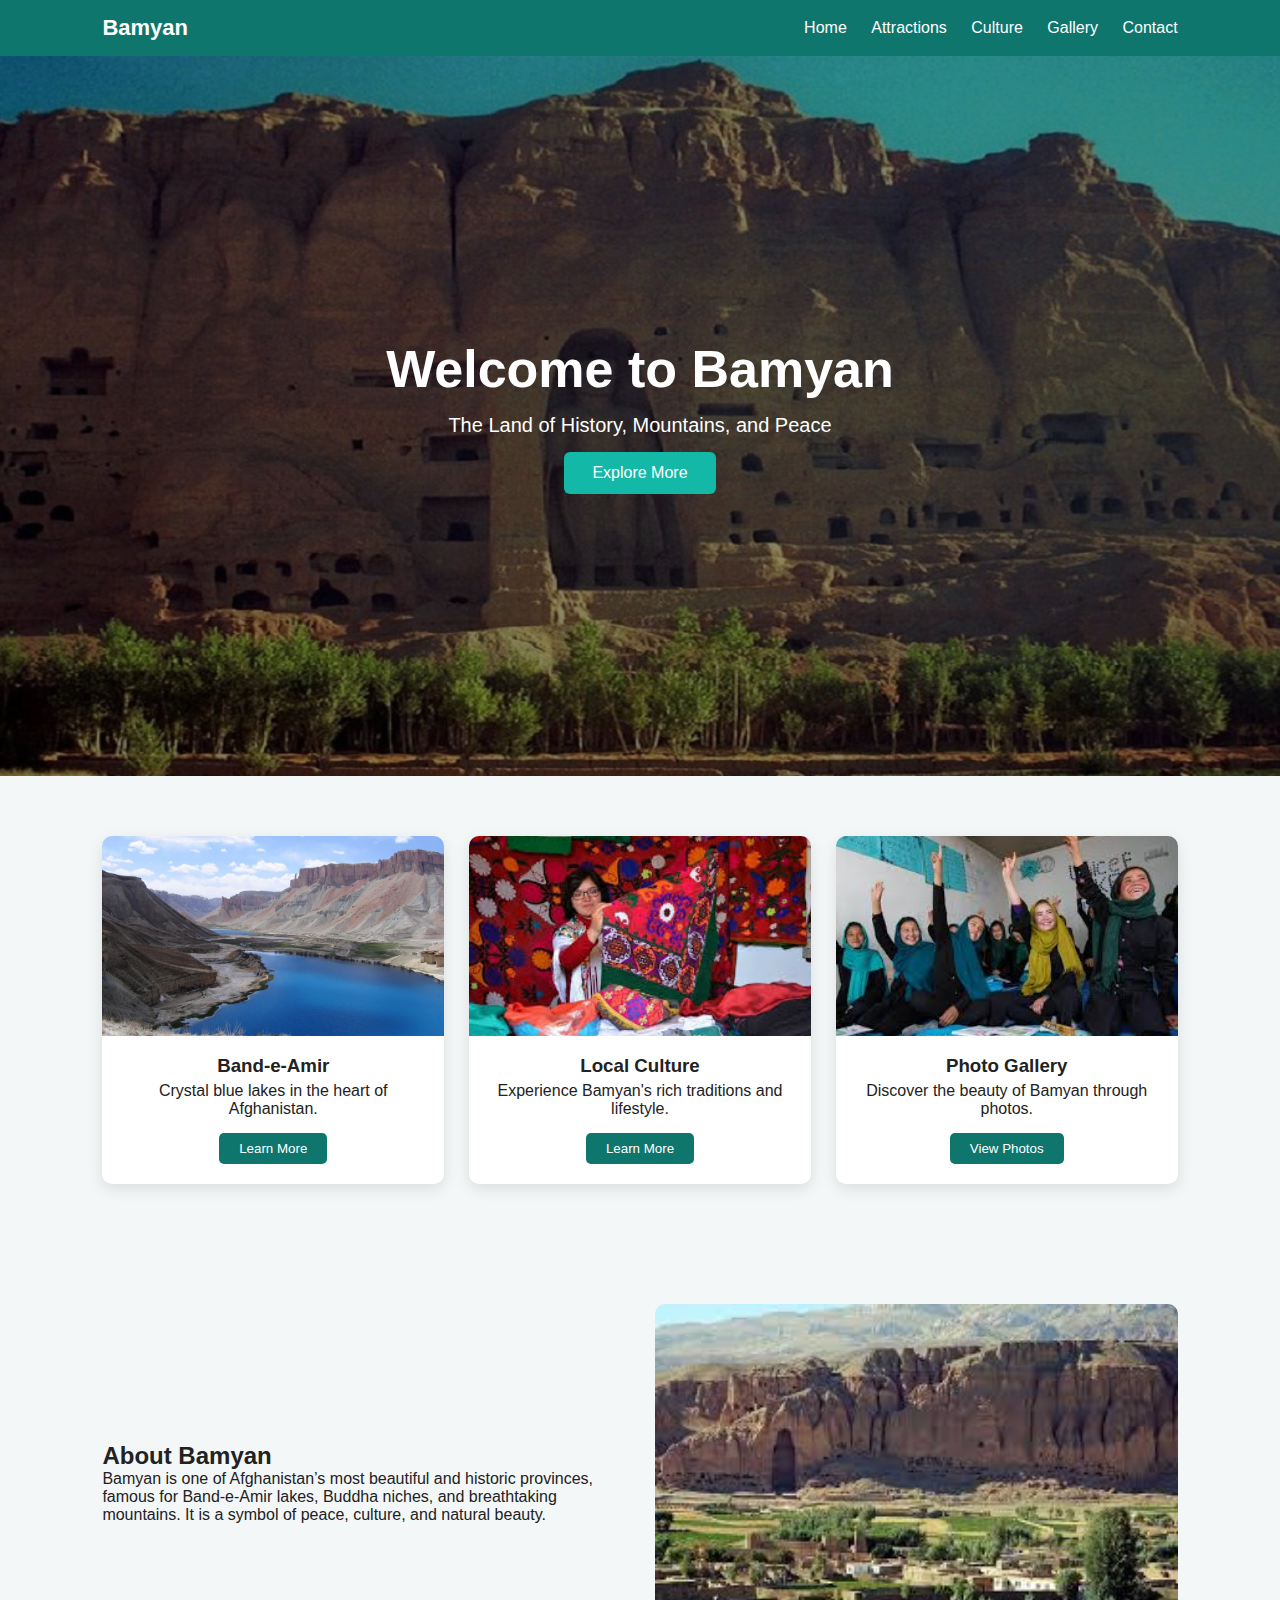
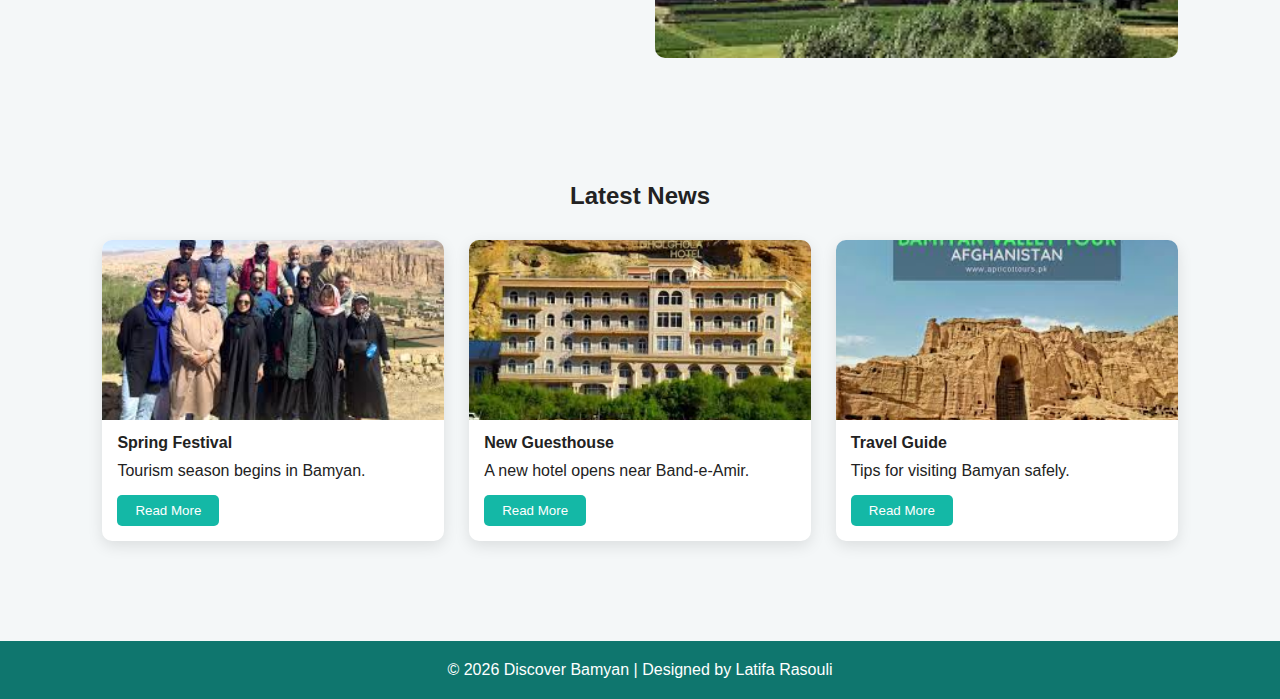
<file: Bamyan/index.html>
<!DOCTYPE html>
<html lang="en">
<head>
    <meta charset="UTF-8">
    <title>Discover Bamyan</title>
    <link rel="stylesheet" href="style.css">
    <meta name="viewport" content="width=device-width, initial-scale=1.0">
</head>
<body>

<!-- Navigation -->
<header class="navbar">
    <div class="logo">Bamyan</div>
    <nav>
        <a href="#">Home</a>
        <a href="#">Attractions</a>
        <a href="#">Culture</a>
        <a href="#">Gallery</a>
        <a href="#">Contact</a>
    </nav>
</header>

<!-- Hero Section -->
<section class="hero">
    <div class="hero-content">
        <h1>Welcome to Bamyan</h1>
        <p>The Land of History, Mountains, and Peace</p>
        <button>Explore More</button>
    </div>
</section>

<!-- Highlights -->
<section class="highlights">
    <div class="card">
        <img src="images/Band-e-Amir.jpg" alt="">
        <h3>Band-e-Amir</h3>
        <p>Crystal blue lakes in the heart of Afghanistan.</p>
        <button>Learn More</button>
    </div>

    <div class="card">
        <img src="images/Handicraft.jpeg" alt="">
        <h3>Local Culture</h3>
        <p>Experience Bamyan's rich traditions and lifestyle.</p>
        <button>Learn More</button>
    </div>

    <div class="card">
        <img src="images/education.jpeg" alt="">
        <h3>Photo Gallery</h3>
        <p>Discover the beauty of Bamyan through photos.</p>
        <button>View Photos</button>
    </div>
</section>

<!-- About -->
<section class="about">
    <div class="about-text">
        <h2>About Bamyan</h2>
        <p>
            Bamyan is one of Afghanistan’s most beautiful and historic provinces, 
            famous for Band-e-Amir lakes, Buddha niches, and breathtaking mountains.
            It is a symbol of peace, culture, and natural beauty.
        </p>
    </div>
    <div class="about-image">
        <img src="images/about.jpeg" alt="">
    </div>
</section>

<!-- News -->
<section class="news">
    <h2>Latest News</h2>
    <div class="news-grid">

        <div class="news-card">
            <img src="images/tourist.jpeg" alt="">
            <h4>Spring Festival</h4>
            <p>Tourism season begins in Bamyan.</p>
            <button>Read More</button>
        </div>

        <div class="news-card">
            <img src="images/gholghola.jpeg" alt="">
            <h4>New Guesthouse</h4>
            <p>A new hotel opens near Band-e-Amir.</p>
            <button>Read More</button>
        </div>

        <div class="news-card">
            <img src="images/travel.jpeg" alt="">
            <h4>Travel Guide</h4>
            <p>Tips for visiting Bamyan safely.</p>
            <button>Read More</button>
        </div>

    </div>
</section>

<!-- Footer -->
<footer>
    <p>© 2026 Discover Bamyan | Designed by Latifa Rasouli </p>
</footer>

</body>
</html>
</file>
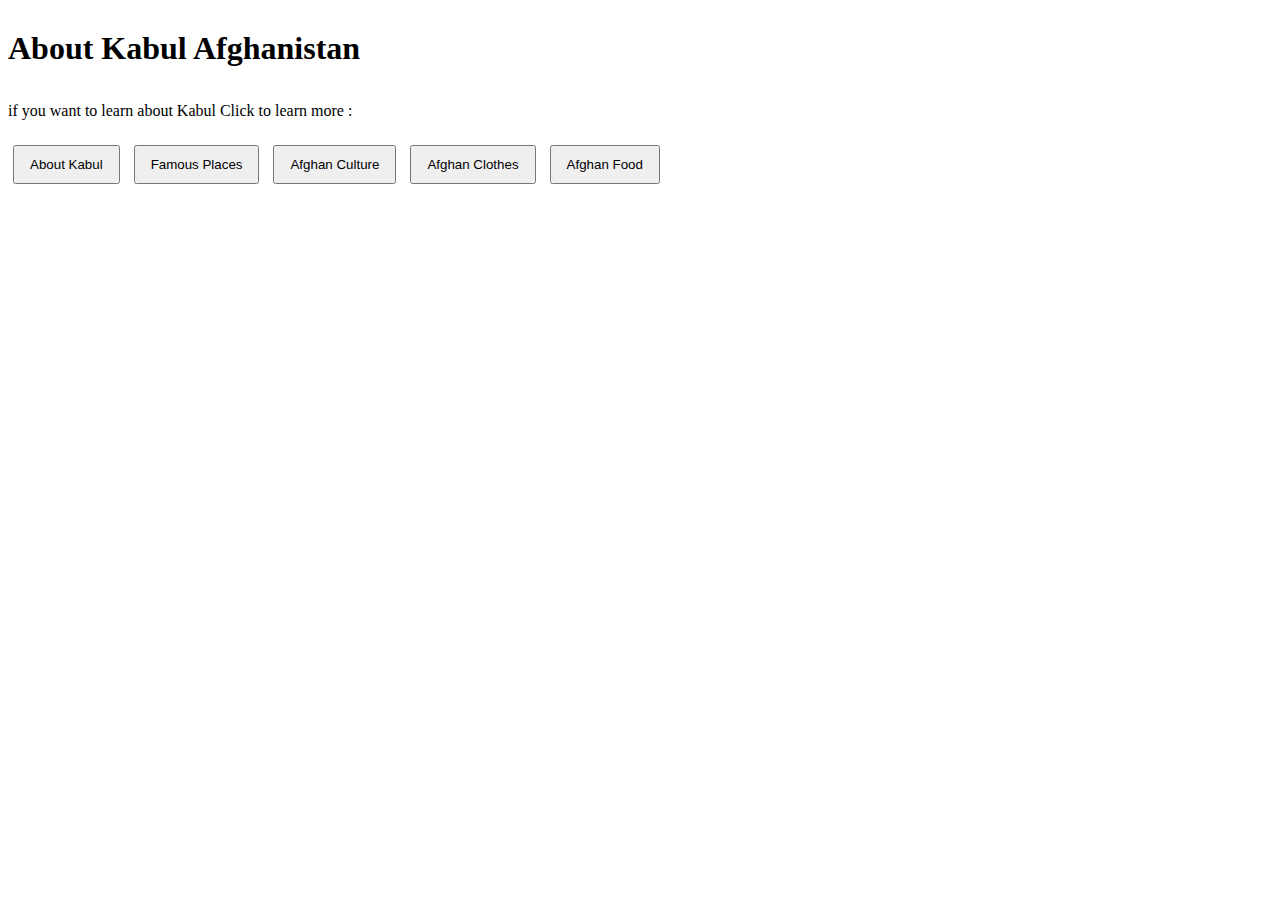
<file: Kabul/index.html>
<!DOCTYPE html>
<html lang="en">
<head>
<meta charset="UTF-8">
<meta name="viewport" content="width=device-width, initial-scale=1.0">
<title>Explore Kabul - Frozan Azimi</title>
<link rel="stylesheet" href="style.css">
<style>
    section { display: none; margin-top: 20px; }
    button { margin: 5px; padding: 10px 15px; cursor: pointer; }
</style>


</head>
<body>
	
<h1>About Kabul Afghanistan</h1>
<p> if you want to learn about Kabul Click to learn more :</p>


<button onclick="showSection('about')">About Kabul</button>
<button onclick="showSection('famous')">Famous Places</button>
<button onclick="showSection('culture')">Afghan Culture</button>
<button onclick="showSection('clothes')">Afghan Clothes</button>
<button onclick="showSection('food')">Afghan Food</button>



<section id="about">
    <h2>About Kabul</h2>
    <p>
       Kabul is a mountainous land surrounded by dry plains, yet it holds within it flowing springs, lush gardens, and natural beauty that make it like a treasure of rare jewels. Over thousands of years, 
       Kabul has witnessed countless sunrises and sunsets,
        nurturing generations and shaping a city rich in history and heritage.<br>

This city has grown as a hub of civilization, where diverse traditions have blended into a unique cultural identity. 

Afghan culture is deeply rooted in the land and the history of its people, reflecting resilience,

creativity, and harmony with nature. Hospitality is an essential part of life in Kabul, and guests are always
 welcomed warmly into homes.

Kabul is not just a city of scenic beauty; it is also a center of traditional arts and crafts.
 Skilled artisans create intricate works of art, from embroidery and carpets to pottery and woodcraft. The vibrant colors and detailed designs showcase the rich artistic heritage of the city.

Agriculture and livestock farming remain vital parts of daily life. Terraced fields, orchards, and pastoral lands surround the city, providing both food and livelihood for its residents. Traditional markets are alive with activity, 
where locals sell fresh produce, spices, and handcrafted goods.

Education is highly valued in Kabul. Schools, <br>libraries, and universities offer
 young people opportunities to learn, grow, and contribute to their community. Afghan youth are determined and hardworking, aspiring to improve both their own lives and the future of their country.

Beyond daily life, Kabul is also home to historical landmarks and green spaces that tell the story of its past. Gardens of Babur, Shahr-e Naw Park, and the National Museum of Afghanistan are just 
a few examples where history and culture come alive. Visitors and residents alike can enjoy the serene beauty of the mountains and rivers that surround the city.

Afghan cuisine, music, festivals, and traditions are integral parts of life in Kabul. 
The city reflects a harmonious blend of the old and the new, where modern developments coexist with centuries-old heritage. <br>Despite challenges, the spirit of Kabul’s people remains strong, embodying resilience, hope, and pride in their homeland. 
    </p>
    <p>
        Afghan culture is deeply rooted in the land and the history of its people, reflecting resilience, creativity, and harmony with nature. Hospitality is an essential part of life in Kabul, and the doors of homes are always open to guests. Traditional crafts, agriculture, and livestock farming reflect the identity and daily life of the people.
    </p>
</section>

<section id="famous">
    <h2>Famous Places in Kabul</h2>
    <ul>
        <li><strong>Babur Gardens:</strong>
            <p> Babur Gardens in Kabul is a large historical and recreational complex built by Zahir-ud-din Muhammad Babur, the founder of the Mughal Empire, in the early 16th century. His tomb is also located within the garden. The garden, known for its architectural beauty, Mughal-style landscaping, and pleasant green spaces, has become one of the largest public parks in Kabul. After the civil wars, 
            it was extensively restored with the collaboration of the Aga Khan Foundation and German archaeologists.
<h4>Key Features:</h4>
	<br>•	History and Founder: Established by Zahir-ud-din Muhammad Babur (1504 CE) for leisure and later as his tomb according to his wishes.
	<br>•	Structure and Architecture: Consists of 15 terraced levels separated by streams and waterfalls; includes Babur’s tomb, the Shah Jahan Marble Mosque, the Queen’s Palace, and a historic caravanserai.
	<br>•	Cultural Significance: A prime example of Mughal gardens, symbolizing Afghanistan’s history and culture, and serving as a venue for cultural events, concerts, and social activities.
	<br>•	Restoration: Severely damaged during the civil wars, it was extensively restored and revived in the 2000s by the Aga Khan Foundation.
	<br>•	Public Use: Opened to the public in 1930, it remains one of the few peaceful and green public spaces in central Kabul for recreation and relaxation.
	<br>•	UNESCO Recognition: In 2016, it was registered as a UNESCO World Heritage site.
<h4>Main Attractions:</h4>
	<br>•	Babur’s Tomb: Made of white marble, with an open roof and windows that let direct sunlight illuminate the grave.
	<br>•	Shah Jahan Marble Mosque: A beautiful Timurid-style mosque built by Shah Jahan, featuring a mihrab and colonnades.
	<br>•	Caravanserai: Located at the entrance of the garden, now used for offices and handicraft shops.
	<br>•	Terraces and Green Spaces: Lush spaces with fruit trees, flowers, and water features, offering an ideal place for walking and relaxation.</p></li>

        <li><strong>Kabul Zoo:</strong>
        <p>Kabul Zoo, established in 1346 (1967), is the only zoo in Afghanistan. It is considered both a recreational and
             a scientific–research center. In the past, it was known as one of the largest zoos in Asia, but it suffered severe damage during the civil wars. After reconstruction, it now houses hundreds
             of animals and welcomes hundreds of visitors daily, with facilities such as new cages and a veterinary clinic.
            <h4>History and Significance:</h4> •Establishment: Founded in 1346 (1967) by the royal family of King Mohammad Zahir Shah, with Sardar Nader appointed as its honorary head.
	<br>• Damage: During the civil wars and the period of Taliban rule, the zoo was heavily damaged; many animals disappeared or were slaughtered by people.
	<br>• Reconstruction: After many years, the zoo was rebuilt and has once again become an important recreational center in Kabul.
    <h4>Animals:</h4>•	Currently, more than 600 animals from around 100 species live in the zoo.
	<br>• These include native Afghan animals such as lions, bears, wolves, deer, foxes, and birds like peacocks and eagles.
	<br>• Some animals have also been donated from foreign countries.
<h4>•	Currently, more than 600 animals from around 100 species live in the zoo.
	•	These include native Afghan animals such as lions, bears, wolves, deer, foxes, and birds like peacocks and eagles.
	•	Some animals have also been donated from foreign countries.</h4>• The zoo has new animal enclosures, mosaic-paved walkways, and green spaces.
	<br>• It also functions as a scientific, research, and zoological center and has become a member of international zoo associations.
	<br>• It hosts hundreds to thousands of visitors on regular days and holidays.
	<br>• Ticket prices are 10 Afghanis for children and 20 Afghanis for adults.

Highlights:
	•	Marjan the Lion: A lion named “Marjan,” who was blinded during the war, has become a symbol of the zoo and is commemorated by a statue.
	<br>• Monkeys: The monkey enclosure is one of the most popular sections of the zoo.
	<br>• Location: The zoo is located near the Shir Darwaza and Asmai mountains in Kabul.

Overall, Kabul Zoo remains an important symbol of resilience, education, and recreation in Afghanistan despite the challenges it has faced throughout its history</p> </li>
        <li><strong>Shahr-e Naw Park:</strong>Shahr-e-Naw Park is an important public park in the capital of Afghanistan, located in the Shahr-e-Naw area.
             In the past, it was a green and popular recreational space, but in recent years it has faced various challenges. 
             Currently, extensive reconstruction projects are underway with investment from the private sector. 
             These projects include the construction of commercial centers, restaurants, a water-play pool, 
             and modern recreational facilities, aiming to transform the park into a standard, modern leisure center.

<h4>History and Significance:</h4>
	•	The park is one of Kabul’s main and oldest parks, originally established in the nineteenth century. Over time, it became a symbol of the city’s cultural and social changes.
	<br>• The central area of the park included the Haji Yaqub crossroads and Cinema Park (now demolished), which holds many fond memories for the people of Kabul.

<h4>Current Situation and Reconstruction Projects:</h4>
	•	In the past, due to security and social problems, the park lost much of its beauty; however, its reconstruction has now begun.
	<br>• With a budget of 1.2 billion Afghanis (approximately 14 million USD) funded by the private sector, a three-year project is being implemented to rebuild the park.
	<br>• The plan includes underground and women-specific commercial centers, a futsal field, restaurants, a mosque,
     a water-play pool, and parking facilities, turning the park into a modern recreational destination. </li>

        <li><strong>National Museum of Afghanistan:</strong> The National Museum of Afghanistan, also known as the Kabul National Museum, houses a rich collection of Afghanistan’s historical and cultural heritage. Located in the Darulaman area of Kabul, the museum is spread over two floors and presents the history of the land from prehistoric times to the twentieth century. The museum suffered severe damage during the civil wars, and a large part of its collection was looted or destroyed. However, through national and international efforts, some artifacts have been recovered, and the museum remains a vital center for preserving Afghanistan’s national and cultural identity. It contains important artifacts from major archaeological sites such as Tepe Nushteh, Begram, Ai-Khanoum, and valuable manuscripts, including Kufic Qur’ans.

<h4>History and Significance:</h4>
	<br>•	Establishment: Founded in 1297 Solar Hijri (1919) during the reign of King Amanullah Khan under the name Ajaib Khana (House of Wonders).
	<br>•	Importance: It was once one of the richest museums in the region, with artifacts discovered within Afghanistan that reflected the country’s diverse civilizations.
	<br>•	Collections: Before the wars, the museum housed up to 100,000 archaeological objects and 35,000 coins, including items from the Kushan, Achaemenid, Buddhist, and Islamic periods.

<h4>Damage During the Wars:</h4>
	<br>•	During the civil wars of the 1990s, about 70% of the museum’s artifacts were destroyed or stolen and smuggled out of the country.
	<br>•	The Taliban also destroyed some artifacts, considering them un-Islamic.

<h4>Current Situation:</h4>
	<br>•	The museum building was reconstructed in 2003 with international assistance.
	<br>•	More than 50,000 artifacts are now documented and preserved in a digital database.
	<br>•	Efforts to recover smuggled artifacts from foreign countries are ongoing.
	<br>•	Despite insecurity and poverty, public visits remain limited, though a culture of museum visitation is gradually growing.

<h4>Some Important Artifacts (Before the Wars):</h4>
	<br>•	Reliefs and Sculptures: Buddhist marble reliefs and Indian ivory carvings.
	<br>•	Coins: Large collections of coins from various historical periods.
	<br>•	Manuscripts: Kufic Qur’ans (attributed to Uthman ibn Affan), Haft Awrang by Jami, and the Divan of Hafez.
	<br>•	Historical Periods and Sites Represented: Bactrian, Kushan, Hadda, Begram, Ai-Khanoum, Tillya Tepe, Shortugai, Fondukistan, and Bamiyan.

Overall, despite the immense losses it has endured, the National Museum of Afghanistan continues to stand as a symbol of resilience and as a guardian of the country’s rich and diverse cultural heritage.</li>
        <li><strong>Darul Aman Palace:</strong> A historic palace with beautiful architecture and gardens.</li>
    </ul>
</section>

<section id="culture">
    <h1>Afghan Culture</h1>
    <p>
        The culture of the people of Kabul is a blend of ancient Afghan traditions and modern influences.
         It emphasizes hospitality, coexistence among ethnic groups, and special celebrations such as Nowruz. 
         Traditional leisure activities include visiting places like Paghman and Band-e-Amir; however, in recent years, insecurity has limited these recreational opportunities. In clothing styles and wedding customs, a combination of tradition and modernity can be seen. Cultural practices such as preparing Haft Mewa and Sabzi Palak during Nowruz are common,
         although some superstitious traditions are still observed among certain groups.<br>
<h2>Cultural Characteristics:</h2>
	•	Coexistence and Diversity: As the capital city, Kabul is a shared home for various ethnic groups and reflects rich cultural coexistence.<br>
	•	Hospitality: Respect for guests and warm hospitality are important cultural values, although security conditions have affected social gatherings.<br>
	•	Recreation and Leisure: Before the period of insecurity, recreational areas such as Paghman, Qargha, and Salang were popular destinations for families.<br>
	•	Clothing and Dress: People wear a mix of traditional clothing (such as pirahan tunban) and modern styles, with differences between urban and rural areas.<br>

<h2>Customs and Celebrations:</h2>
	•	Nowruz: The ancient festival of Nowruz is celebrated with traditions such as preparing Haft Mewa and Sabzi Palak to welcome a green and prosperous year, wearing new clothes, and going on outings during the thirteenth day of Nowruz.<br>
	•	Marriage: Wedding ceremonies include exchanging sweet drinks, tying a green belt by the bride’s father, and wearing traditional attire, although some superstitious practices also exist.<br>
	•	Religious Occasions: Religious ceremonies such as raising the Jahenda at the Sakhi Shrine are important traditions, and people often interpret them as signs of good or bad fortune.<br>

<h2>Cultural Changes:</h2>
	•	Years of war and insecurity have restricted recreational activities and women’s participation in public life.<br>
	•	The presence of migrant families returning from Iran has also influenced certain cultural practices.<br>

Overall, the culture of the people of Kabul is deeply rooted in Afghanistan’s ancient history, with continuous efforts to preserve traditions while adapting to everyday changes.
    </p>
</section>

<section id="clothes">
    <h1>Afghan Clothes</h1>
    <p>
       The culture of women’s clothing in Afghanistan, particularly in Kabul, is a rich combination of vibrant colors, ethnic patterns, and traditional handicrafts that reflect the country’s identity, history, and cultural diversity. Key elements include the gand or katak (long dress), Afghan trousers, and various decorative techniques such as coin embroidery, mirror work, and hand embroidery. These outfits are often combined with the burqa or chador for special occasions such as weddings. In large cities like Kabul,
        Western-style clothing is also common; however, under Taliban rule, strict dress restrictions have been imposed.
<h2>Main Features of Afghan/Kabuli Women’s Clothing:</h2>
	<h4>•	Gand or Katak:</h4> Long, loose dresses in a wide range of bright colors symbolizing joy and authenticity.
     They are often decorated with colorful embroidery and worn during celebrations.
	<h4>•	Afghan Trousers:</h4> Soft, comfortable, usually loose trousers tied at the waist with an azarband (a fabric drawstring).
	<h4>•	Decorations:</h4> Mirror embroidery (especially common among Kuchis), coin embroidery, beadwork, and hand-stitched patterns. 
    Each ethnic group has its own distinctive decorative style.
	<h4>•	Head Coverings (Chador/Burqa):</h4> The use of the chador or burqa is common in different regions and for certain occasions.
     Taliban regulations have enforced full covering, including the wearing of the burqa.
	<h4>•	Ethnic Diversity:</h4> Each ethnic group—Pashtun, Tajik, Hazara, Uzbek, and others—has its own traditional clothing style. For example, Hazaras often use printed cotton fabrics and felt, while Turkmen women are known for their unique and elaborate decorations.<br>

<h4>Differences and Cultural Influences:</h4>
	•	In Urban Areas (such as Kabul): Western-style clothing, such as jeans, is popular in everyday life, while traditional outfits are reserved for weddings, Nowruz, and religious holidays.<br>
	•	In Rural and Tribal Areas: Traditional clothing with stronger decorations and clearer expressions of ethnic identity is more common. Among Pashtun communities, women typically wear long dresses, trousers, loose garments, and chadors.<br>
	•	Impact of the Taliban: After the Taliban came to power, strict dress codes were enforced, banning Western clothing for both women and men and making the burqa mandatory. After their fall, diversity in clothing returned to the markets; however, at present, restrictions have again been imposed.<br>

In summary, Afghan women’s clothing represents a rich history, skilled handicrafts, and ethnic diversity. Through its unique colors, patterns, and decorations, it powerfully expresses Afghanistan’s cultural identity.
    </p>
</section>

<section id="food">
    <h2>Afghan Food</h2>
    <p>
		Afghan food is a flavorful, fragrant cuisine blending Central Asian, Middle Eastern, 
		and South Asian influences, centered on rice, tender meats (lamb, beef, chicken), fresh vegetables, herbs,
		 and dairy, with staples like the national dish Kabuli Pulao (rice with carrots, raisins, nuts) and flatbreads (naan),
		  characterized by aromatic spices but not intense heat, emphasizing balance and hospitality.<br> Key elements include fragrant
		   basmati rice, yogurt sauces, kebabs, dumplings (Mantu, Aushak), and a rich use of fruits,
		 nuts, and herbs like mint and coriander, with tea being a vital part of meals.
		 
		 <h4>Popular Dishes:</h4>
<br>• Kabuli Pulao: The national dish; rice with caramelized carrots, raisins, and almonds, often with meat.
<br>• Kebabs: Grilled lamb or chicken skewers, often served with naan.
<br>• Mantu/Aushak: Steamed dumplings filled with meat (Mantu) or chives (Aushak), topped with yogurt and tomato sauce.
<br>• Bologani: Fried flatbread stuffed with potatoes, leeks, or lentils, served with yogurt.
<br>• Qurooti: A dish using dried yogurt balls (qurut) with bread, chickpeas, and meat.
<br>• Mastawa: A hearty winter rice dish with chickpeas and sun-dried mutton. 
    </p>
</section>

<script>
function showSection(id) {
    
    const sections = document.querySelectorAll('section');
    sections.forEach(sec => sec.style.display = 'none');

    document.getElementById(id).style.display = 'block';
}
</script>
</body>
</html>
</file>
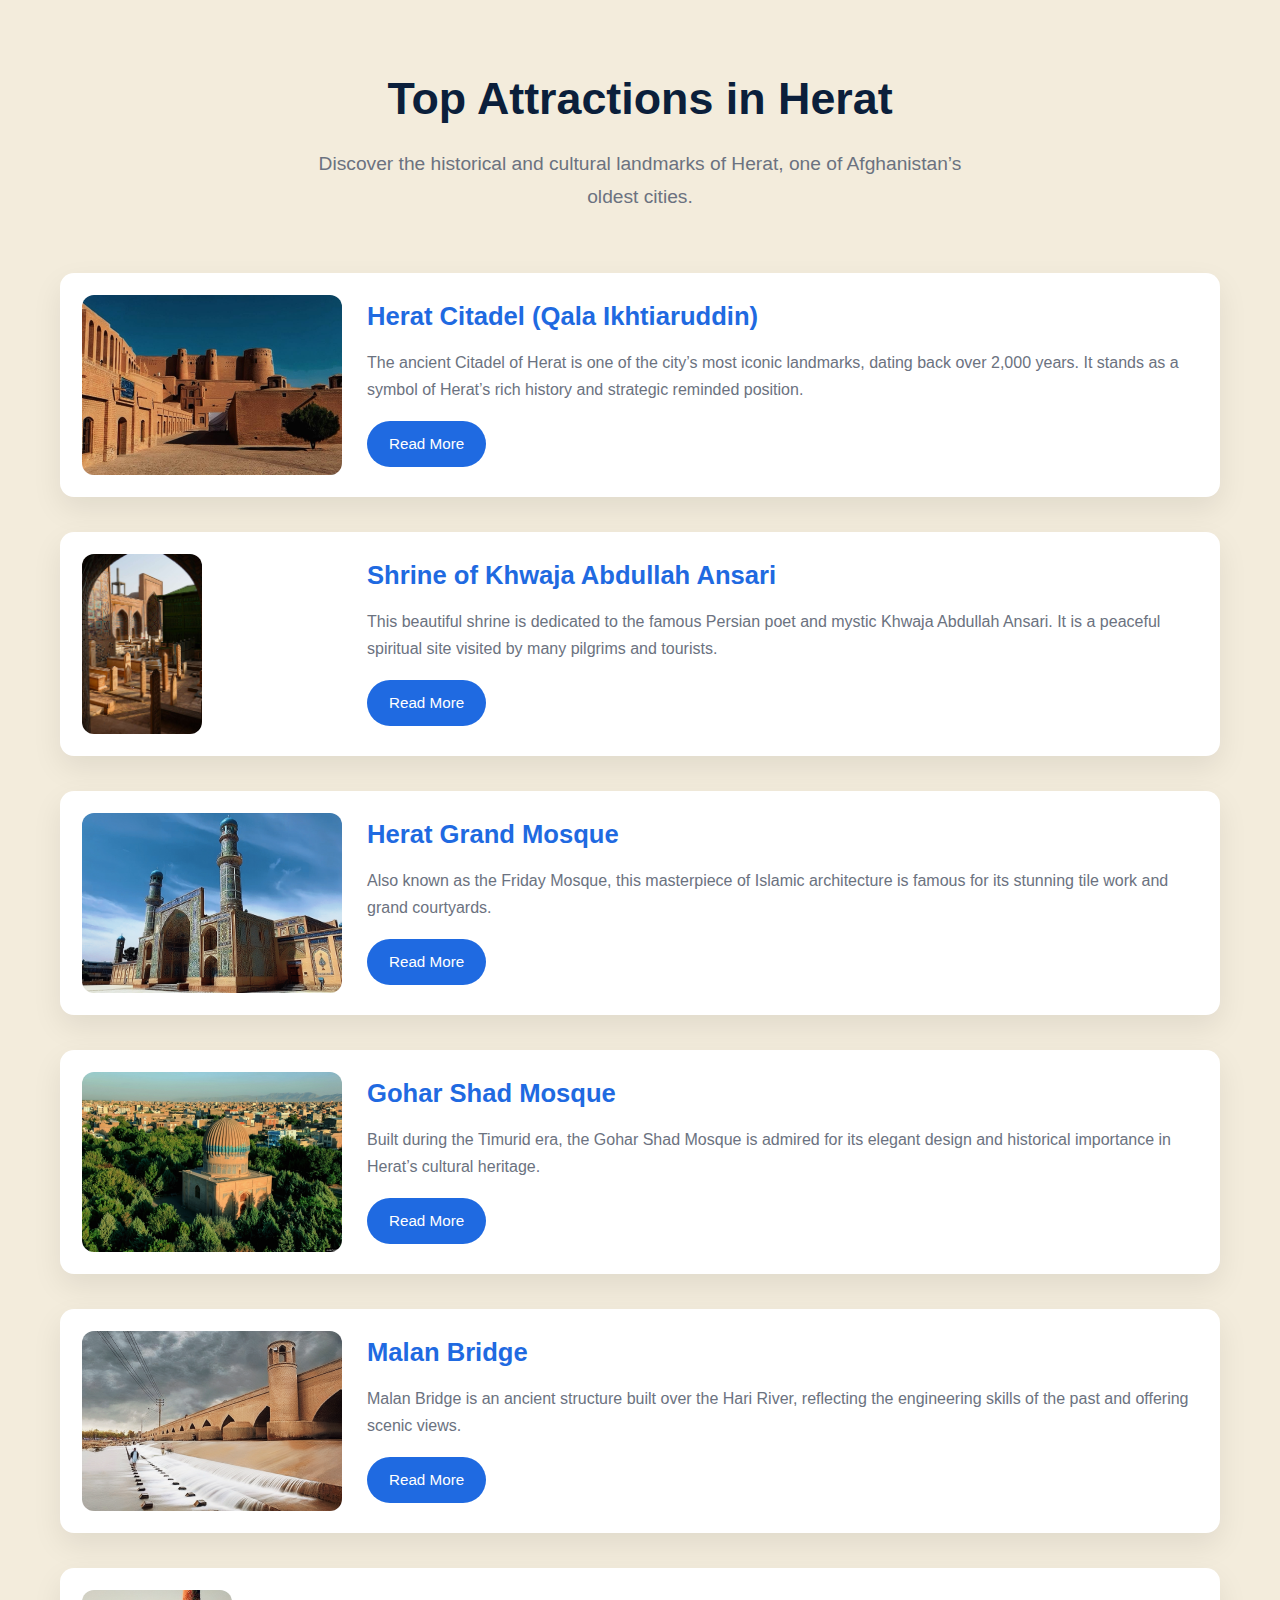
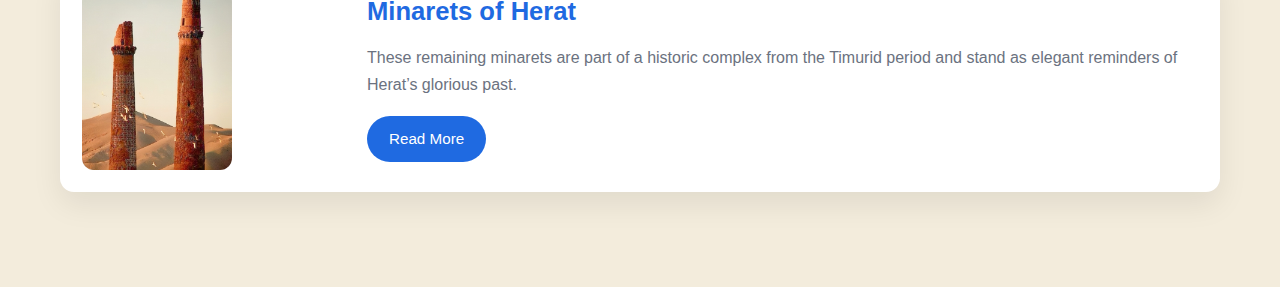
<file: Herat/attractions.html>
<!DOCTYPE html>
<html lang="en">
<head>
    <meta charset="UTF-8">
    <title>Top Attractions in Herat City</title>
    <link rel="stylesheet" href="style.css">
    <meta name="viewport" content="width=device-width, initial-scale=1.0">
</head>
<body>

    <section class="attractions">

        <header class="attractions-header">
            <h1>Top Attractions in Herat</h1>
            <p>Discover the historical and cultural landmarks of Herat, one of Afghanistan’s oldest cities.</p>
        </header>

        <article class="attraction-card">
            <img src="images/herat-citadel.jpeg" alt="Herat Citadel">
            <div class="attraction-content">
                <h2>Herat Citadel (Qala Ikhtiaruddin)</h2>
                <p>
                    The ancient Citadel of Herat is one of the city’s most iconic landmarks,
                    dating back over 2,000 years. It stands as a symbol of Herat’s rich
                    history and strategic reminded position.
                </p>
                <a href="#" class="btn">Read More</a>
            </div>
        </article>

        <article class="attraction-card">
            <img src="images/khwaja-abdullah-ansari.jpg" alt="Khwaja Abdullah Ansari Shrine">
            <div class="attraction-content">
                <h2>Shrine of Khwaja Abdullah Ansari</h2>
                <p>
                    This beautiful shrine is dedicated to the famous Persian poet and mystic
                    Khwaja Abdullah Ansari. It is a peaceful spiritual site visited by many
                    pilgrims and tourists.
                </p>
                <a href="#" class="btn">Read More</a>
            </div>
        </article>

        <article class="attraction-card">
            <img src="images/herat-grand-mosque.jpg" alt="Herat Grand Mosque">
            <div class="attraction-content">
                <h2>Herat Grand Mosque</h2>
                <p>
                    Also known as the Friday Mosque, this masterpiece of Islamic architecture
                    is famous for its stunning tile work and grand courtyards.
                </p>
                <a href="#" class="btn">Read More</a>
            </div>
        </article>

        <article class="attraction-card">
            <img src="images/gohar-shad-mosque.jpg" alt="Gohar Shad Mosque">
            <div class="attraction-content">
                <h2>Gohar Shad Mosque</h2>
                <p>
                    Built during the Timurid era, the Gohar Shad Mosque is admired for its
                    elegant design and historical importance in Herat’s cultural heritage.
                </p>
                <a href="#" class="btn">Read More</a>
            </div>
        </article>

        <article class="attraction-card">
            <img src="images/malan-bridge.jpg" alt="Malan Bridge">
            <div class="attraction-content">
                <h2>Malan Bridge</h2>
                <p>
                    Malan Bridge is an ancient structure built over the Hari River, reflecting
                    the engineering skills of the past and offering scenic views.
                </p>
                <a href="#" class="btn">Read More</a>
            </div>
        </article>

        <article class="attraction-card">
            <img src="images/herat-minarets.jpg" alt="Herat Minarets">
            <div class="attraction-content">
                <h2>Minarets of Herat</h2>
                <p>
                    These remaining minarets are part of a historic complex from the Timurid
                    period and stand as elegant reminders of Herat’s glorious past.
                </p>
                <a href="#" class="btn">Read More</a>
            </div>
        </article>

    </section>
</body>
</html>
</file>
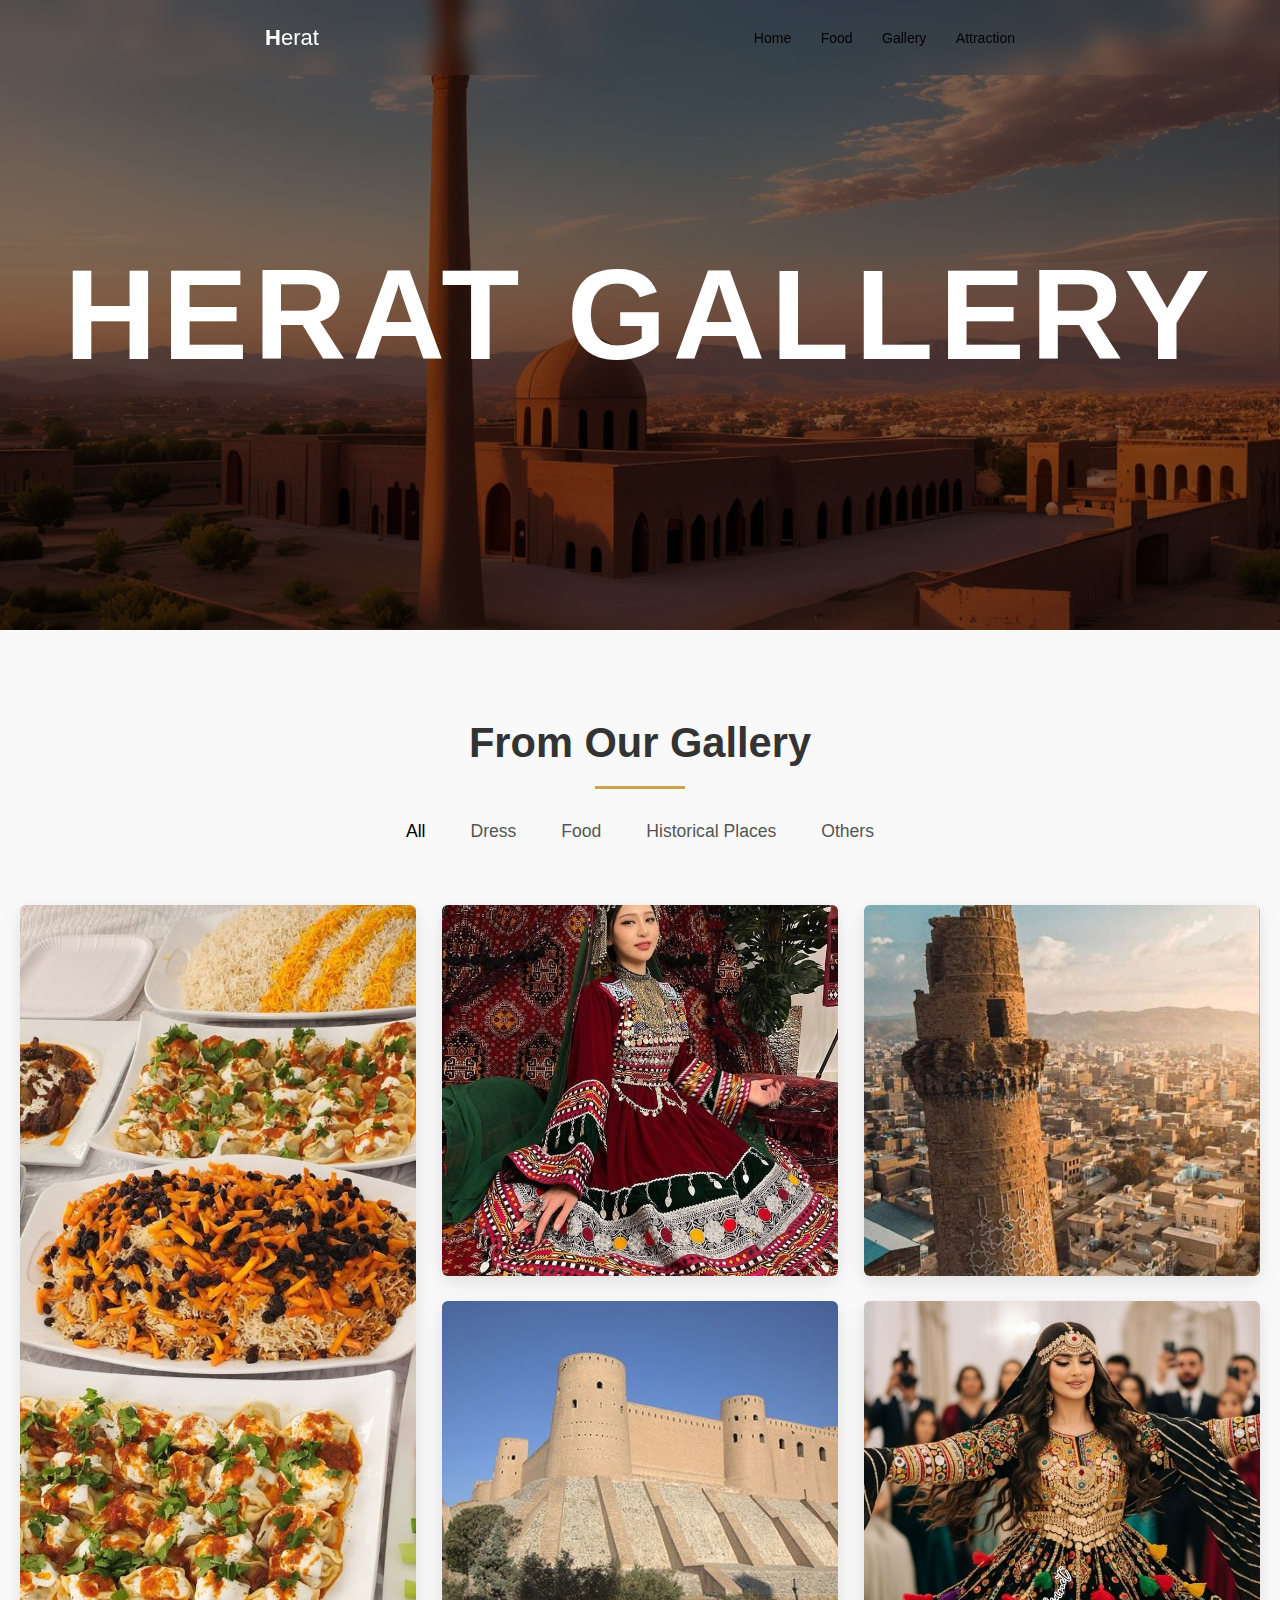
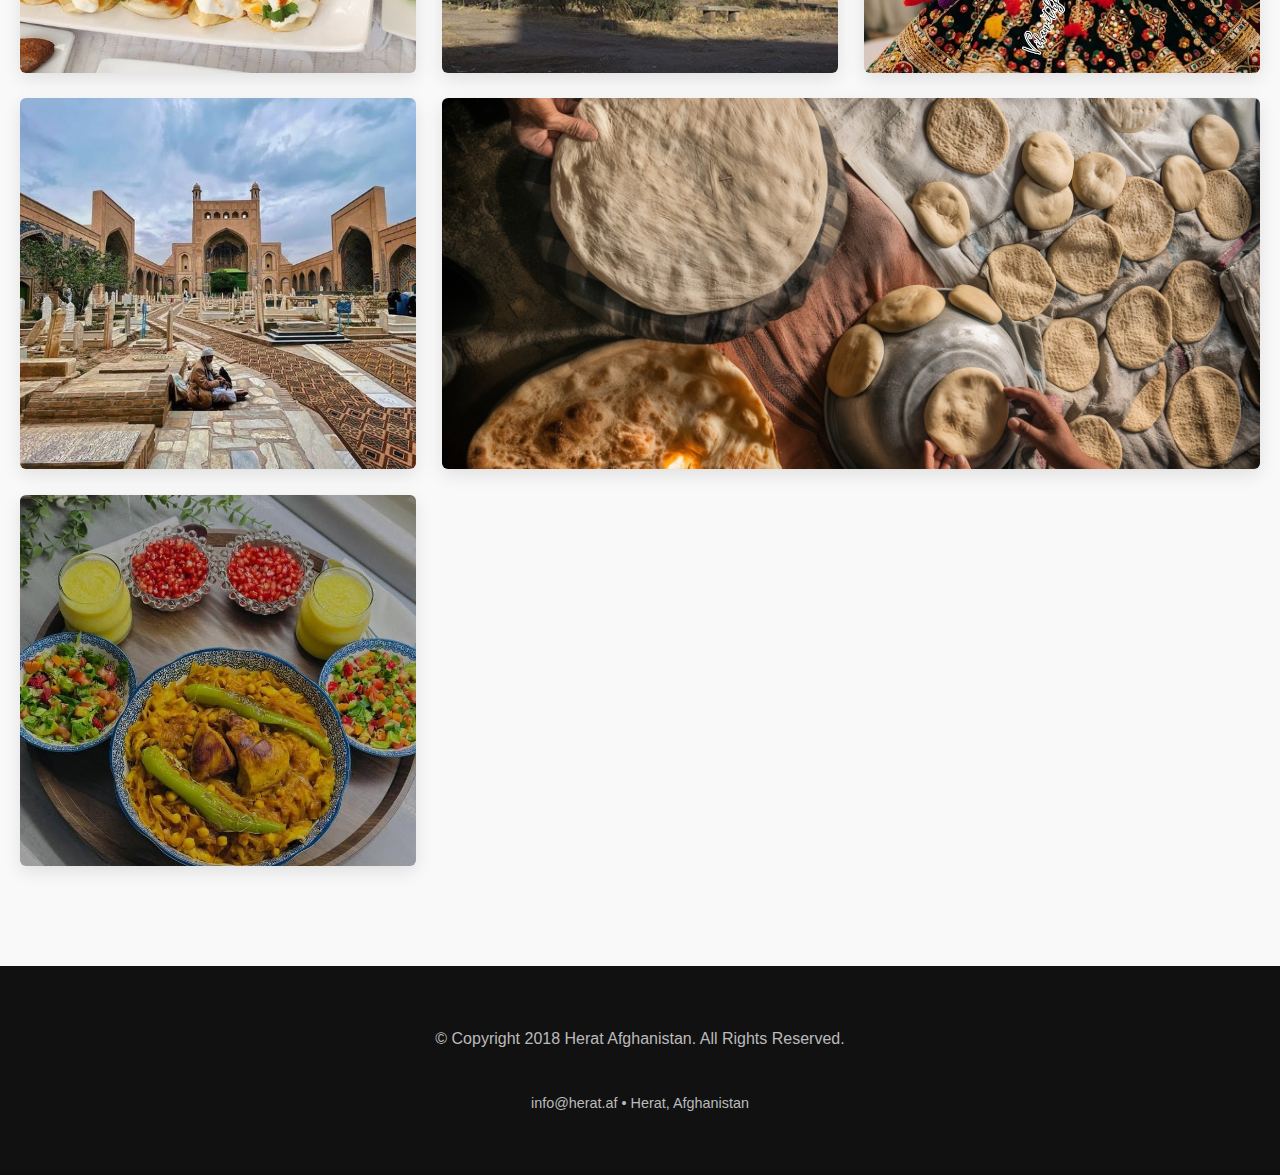
<file: Herat/gallery.html>
<!DOCTYPE html>
<html lang="en">
<head>
  <meta charset="UTF-8" />
  <meta name="viewport" content="width=device-width, initial-scale=1.0"/>
  <title>Herat Gallery</title>

  <style>
    * {
      margin: 0;
      padding: 0;
      box-sizing: border-box;
    }

    html, body {
      max-width: 100%;
      overflow-x: clip; 
    }

    body {
      font-family: Arial, Helvetica, sans-serif;
      background: #f9f9f9;
      color: #333;
      line-height: 1.6;
    }

    /* NAVBAR  */
    .navbar {
      position: absolute;
      top: 0;
      left: 0;
      width: 100%;
      padding: clamp(12px, 3vw, 20px) clamp(16px, 5vw, 60px);
      display: flex;
      justify-content: space-around;
      align-items: center;
      z-index: 10;
      backdrop-filter: blur(10px);
      -webkit-backdrop-filter: blur(10px);
    }

    .logo {
      font-size: clamp(18px, 3vw, 22px);
      font-weight: bold;
    }

    .logo span {
      font-weight: normal;
    }

    .navbar a {
      margin-left: clamp(10px, 2vw, 25px);
      text-decoration: none;
      color: #000;
      font-size: clamp(11px, 2vw, 14px);
    }

    .navbar a:hover {
      color: rgb(225, 166, 28);
    }

    /* HERO */
    .hero {
      position: relative;
      height: 70vh;
      min-height: 360px;
      background: url(images/somaiya-images/bc-image/bc-image.jpg) center/cover;
      display: flex;
      align-items: center;
      justify-content: center;
      color: white;
      text-align: center;
    }

    .hero::before {
      content: "";
      position: absolute;
      inset: 0;
      background: rgba(0,0,0,0.5);
    }

    .hero h1 {
      position: relative;
      font-size: clamp(3rem, 10vw, 8rem);
      letter-spacing: 6px;
      text-transform: uppercase;
      padding: 0 15px;
    }

    /*  CONTAINER  */
    .container {
      max-width: 1400px;
      margin: 0 auto;
      padding: 0 clamp(12px, 3vw, 20px);
    }

    h2.section-title {
      text-align: center;
      margin: 80px 0 40px;
      font-size: 2.6rem;
      position: relative;
    }

    h2.section-title::after {
      content: "";
      width: 90px;
      height: 3px;
      background: #c9a24a;
      position: absolute;
      bottom: -12px;
      left: 50%;
      transform: translateX(-50%);
    }

    /* FILTERS  */
    .filters {
      text-align: center;
      margin-bottom: 60px;
      font-size: 1.1rem;
    }

    .filters a {
      margin: 0 20px;
      text-decoration: none;
      color: #555;
      position: relative;
      padding-bottom: 6px;
    }

    .filters a.active,
    .filters a:hover {
      color: #000;
    }

    /* GALLERY  */
    .gallery {
      display: grid;
      grid-template-columns: repeat(12, minmax(0, 1fr)); 
      grid-auto-rows: clamp(8px, 1.1vw, 16px);
      gap: clamp(14px, 2vw, 30px);
      margin-bottom: 100px;
    }

    .gallery-item {
      overflow: hidden;
      border-radius: 6px;
      box-shadow: 0 6px 18px rgba(0,0,0,0.1);
      transition: transform 0.35s, box-shadow 0.35s;
      width: 100%;
      height: 100%;
    }

    .gallery-item:hover {
      transform: translateY(-10px);
      box-shadow: 0 16px 36px rgba(0,0,0,0.18);
    }

    .gallery-item img {
      width: 100%;
      height: 100%;
      max-width: 100%;
      object-fit: cover;
      display: block;
    }

    
    .item-1  { grid-column: 1 / 5;   grid-row: 1 / 21; }
    .item-2  { grid-column: 5 / 9;   grid-row: 1 / 11; }
    .item-3  { grid-column: 9 / 13;  grid-row: 1 / 11; }
    .item-4  { grid-column: 1 / 5;   grid-row: 21 / 31; }
    .item-5  { grid-column: 5 / 9;   grid-row: 11 / 21; }
    .item-6  { grid-column: 9 / 13;  grid-row: 11 / 21; }
    .item-7  { grid-column: 1 / 5;   grid-row: 31 / 41; }
    .item-8  { grid-column: 5 / 13;  grid-row: 21 / 31; }

    /*  FOOTER */
    footer {
      background: #111;
      color: #bbb;
      padding: 60px 20px;
      text-align: center;
    }

    .copyright {
      margin-top: 40px;
      font-size: 0.9rem;
    }
  </style>
</head>

<body>

<header class="hero">
  <section class="navbar">
    <div class="logo">H<span>erat</span></div>
    <nav>
      <a href="#">Home</a>
      <a href="#">Food</a>
      <a href="#">Gallery</a>
      <a href="#">Attraction</a>
    </nav>
  </section>
  <h1>Herat Gallery</h1>
</header>

<div class="container">
  <h2 class="section-title">From Our Gallery</h2>

  <div class="filters">
    <a href="#" class="active">All</a>
    <a href="#">Dress</a>
    <a href="#">Food</a>
    <a href="#">Historical Places</a>
    <a href="#">Others</a>
  </div>

  <div class="gallery">
    <div class="gallery-item item-1"><img src="images/somaiya-images/hero-images/download.jpg" alt=""></div>
    <div class="gallery-item item-2"><img src="images/somaiya-images/hero-images/download (1).jpg" alt=""></div>
    <div class="gallery-item item-3"><img src="images/somaiya-images/hero-images/Herat, Afghanistan 🇦🇫.jpg" alt=""></div>
    <div class="gallery-item item-4"><img src="images/somaiya-images/Historical places/download (5).jpg" alt=""></div>
    <div class="gallery-item item-5"><img src="images/somaiya-images/Historical places/The citadel seen from the east in the early morning _ Herat Citadel _ Herat _ Travel Story and Pictures from Afghanistan.jpg" alt=""></div>
    <div class="gallery-item item-6"><img src="images/somaiya-images/Afgan-dress/download (6).jpg" alt=""></div>
    <div class="gallery-item item-7"><img src="images/somaiya-images/food/download (4).jpg" alt=""></div>
    <div class="gallery-item item-8"><img src="images/somaiya-images/bc-image/food-bc.jpg" alt=""></div>
  </div>
</div>

<footer>
  <p>© Copyright 2018 Herat Afghanistan. All Rights Reserved.</p>
  <p class="copyright">info@herat.af • Herat, Afghanistan</p>
</footer>

</body>
</html>
</file>
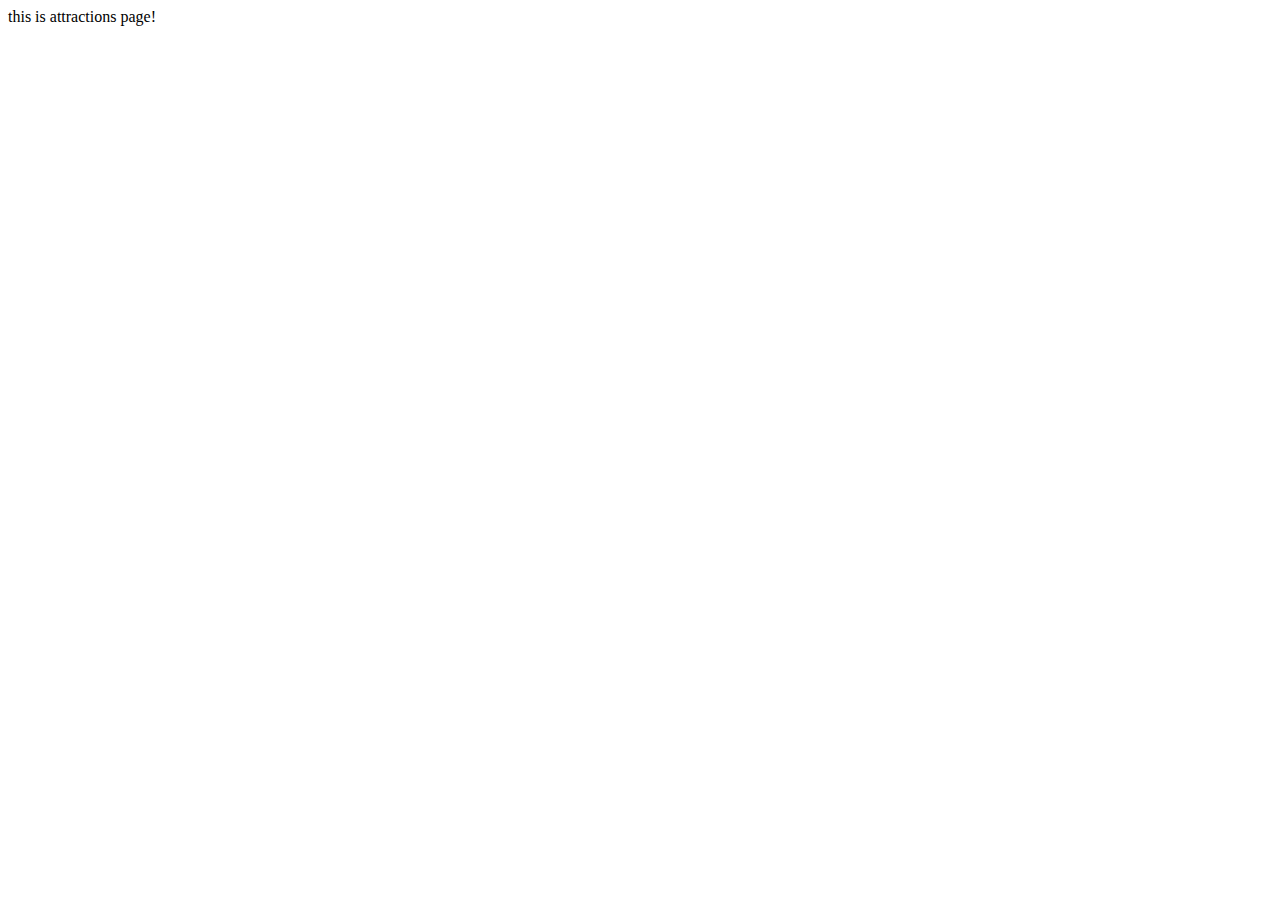
<file: Kabul/attractions.html>
<!DOCTYPE html>
<html lang="en">
<head>
    <meta charset="UTF-8">
    <meta http-equiv="X-UA-Compatible" content="IE=edge">
    <meta name="viewport" content="width=device-width, initial-scale=1.0">
    <title>Document</title>
</head>
<body>
    this is attractions page!
</body>
</html>
</file>
<file: Bamyan/style.css>
* {
    margin: 0;
    padding: 0;
    box-sizing: border-box;
    font-family: "Segoe UI", sans-serif;
}

body {
    background: #f4f7f8;
    color: #222;
}

/* Navbar */
.navbar {
    display: flex;
    justify-content: space-between;
    align-items: center;
    padding: 15px 8%;
    background: #0f766e;
    color: white;
}

.navbar nav a {
    color: white;
    text-decoration: none;
    margin-left: 20px;
    font-weight: 500;
}

.logo {
    font-size: 22px;
    font-weight: bold;
}

/* Hero */
.hero {
    height: 80vh;
    background: linear-gradient(rgba(0,0,0,0.45), rgba(0,0,0,0.45)),
    url("images/Buddah.1.jpg") center/cover no-repeat;
    display: flex;
    justify-content: center;
    align-items: center;
    text-align: center;
    color: white;
}

.hero h1 {
    font-size: 52px;
}

.hero p {
    font-size: 20px;
    margin: 15px 0;
}

.hero button {
    padding: 12px 28px;
    border: none;
    background: #14b8a6;
    color: white;
    font-size: 16px;
    border-radius: 6px;
    cursor: pointer;
}

/* Highlights */
.highlights {
    padding: 60px 8%;
    display: grid;
    grid-template-columns: repeat(auto-fit, minmax(250px, 1fr));
    gap: 25px;
}

.card {
    background: white;
    border-radius: 10px;
    overflow: hidden;
    box-shadow: 0 5px 15px rgba(0,0,0,0.1);
    text-align: center;
}

.card img {
    width: 100%;
    height: 200px;
    object-fit: cover;
}

.card h3 {
    margin: 15px 0 5px;
}

.card p {
    padding: 0 15px 15px;
}

.card button {
    margin-bottom: 20px;
    padding: 8px 20px;
    border: none;
    background: #0f766e;
    color: white;
    border-radius: 5px;
}

/* About */
.about {
    padding: 60px 8%;
    display: grid;
    grid-template-columns: 1fr 1fr;
    gap: 30px;
    align-items: center;
}

.about img {
    width: 100%;
    border-radius: 10px;
}

/* News */
.news {
    padding: 60px 8%;
}

.news h2 {
    text-align: center;
    margin-bottom: 30px;
}

.news-grid {
    display: grid;
    grid-template-columns: repeat(auto-fit, minmax(250px, 1fr));
    gap: 25px;
}

.news-card {
    background: white;
    border-radius: 10px;
    overflow: hidden;
    box-shadow: 0 5px 15px rgba(0,0,0,0.1);
}

.news-card img {
    width: 100%;
    height: 180px;
    object-fit: cover;
}

.news-card h4 {
    padding: 10px 15px;
}

.news-card p {
    padding: 0 15px 15px;
}

.news-card button {
    margin: 0 15px 15px;
    padding: 8px 18px;
    border: none;
    background: #14b8a6;
    color: white;
    border-radius: 5px;
}

/* Footer */
footer {
    background: #0f766e;
    color: white;
    text-align: center;
    padding: 20px;
    margin-top: 40px;
}

/* Responsive */
@media (max-width: 800px) {
    .about {
        grid-template-columns: 1fr;
    }
}
</file>
<file: Kabul/style.css>
root {
    --ocean-blue: #1F6AE1;
    --deep-navy: #0B1F3E;
    --sand-beige: #FECDC;
    --soft-aqua: #6FD1C7;
    --sunset-coral: #FF6B5A;
    --palm-green: #2FA36B;
    --cloud-white: #FFFFFF;
    --slate-gray: #6B7280;
}

 {
    margin: 0;
    padding: 0;
    box-sizing: border-box;
    font-family: "Segoe UI", sans-serif;
}

body {
    background-color: var(--cloud-white);
    color: var(--slate-gray);
    line-height: 1.7;
}


header {
    background-color: var(--deep-navy);
    color: var(--cloud-white);
    padding: 40px 20px;
    text-align: center;
}

header h1 {
    color: var(--soft-aqua);
    margin-bottom: 10px;
}


nav {
    text-align: center;
    background-color: var(--sand-beige);
    padding: 15px;
}

nav button {
    background-color: var(--ocean-blue);
    color: var(--cloud-white);
    border: none;
    padding: 10px 16px;
    margin: 5px;
    border-radius: 6px;
    cursor: pointer;
    font-weight: 600;
    transition: 0.3s;
}

nav button:hover {
    background-color: var(--sunset-coral);
}


main {
    max-width: 900px;
    margin: 30px auto;
    padding: 0 20px;
}

.content {
    display: none;
    background-color: var(--cloud-white);
    padding: 25px;
    border-left: 6px solid var(--palm-green);
    border-radius: 8px;
    box-shadow: 0 4px 12px rgba(0, 0, 0, 0.08);
}

.content h2 {
    color: var(--ocean-blue);
    margin-bottom: 15px;
}

ul {
    margin-left: 20px;
}

ul li {
    margin-bottom: 10px;
}

footer {
    text-align: center;
    background-color: var(--deep-navy);
    color: var(--cloud-white);
    padding: 15px;
    margin-top: 40px;
}
</file>
<file: Herat/style.css>
:root {
    --ocean-blue: #1F6AE1;
    --deep-navy: #0B1F3B;
    --sand-beige: #F3ECDC;
    --soft-aqua: #6FD1C7;
    --sunset-coral: #FF6B5A;
    --palm-green: #2FA36B;
    --cloud-white: #FFFFFF;
    --slate-gray: #6B7280;
}

* {
    margin: 0;
    padding: 0;
    box-sizing: border-box;
}

body {
    font-family: "Segoe UI", Tahoma, sans-serif;
    background-color: var(--sand-beige);
    color: var(--slate-gray);
    line-height: 1.7;
}


img {
    max-width: 100%;
    display: block;
}


.attractions {
    max-width: 1200px;
    margin: auto;
    padding: 60px 20px;
}

/* Header */
.attractions-header {
    text-align: center;
    margin-bottom: 60px;
}

.attractions-header h1 {
    font-size: clamp(1.8rem, 4vw, 2.8rem);
    color: var(--deep-navy);
    margin-bottom: 12px;
}

.attractions-header p {
    font-size: clamp(1rem, 2.5vw, 1.2rem);
    max-width: 650px;
    margin: auto;
}

.attraction-card {
    display: grid;
    grid-template-columns: 260px 1fr;
    gap: 25px;
    background-color: var(--cloud-white);
    border-radius: 14px;
    padding: 22px;
    margin-bottom: 35px;
    box-shadow: 0 12px 30px rgba(0, 0, 0, 0.08);
}

/* Image */
.attraction-card img {
    height: 180px;
    object-fit: cover;
    border-radius: 12px;
}

/* Content */
.attraction-content h2 {
    font-size: 1.6rem;
    color: var(--ocean-blue);
    margin-bottom: 10px;
}

.attraction-content p {
    margin-bottom: 18px;
}

.btn {
    display: inline-block;
    padding: 10px 22px;
    background-color: var(--ocean-blue);
    color: var(--cloud-white);
    text-decoration: none;
    border-radius: 30px;
    font-size: 0.95rem;
    transition: all 0.3s ease;
}

.btn:hover {
    background-color: var(--deep-navy);
    transform: translateY(-2px);
}


/* =========================
   Tablet Responsive
========================= */
@media (max-width: 900px) {
    .attraction-card {
        grid-template-columns: 220px 1fr;
    }

    .attraction-content h2 {
        font-size: 1.4rem;
    }
}

/* =========================
   Mobile Responsive
========================= */
@media (max-width: 600px) {
    .attraction-card {
        grid-template-columns: 1fr;
        text-align: center;
    }

    .attraction-card img {
        height: 220px;
    }

    .btn {
        width: 100%;
        text-align: center;
    }
}
</file>
